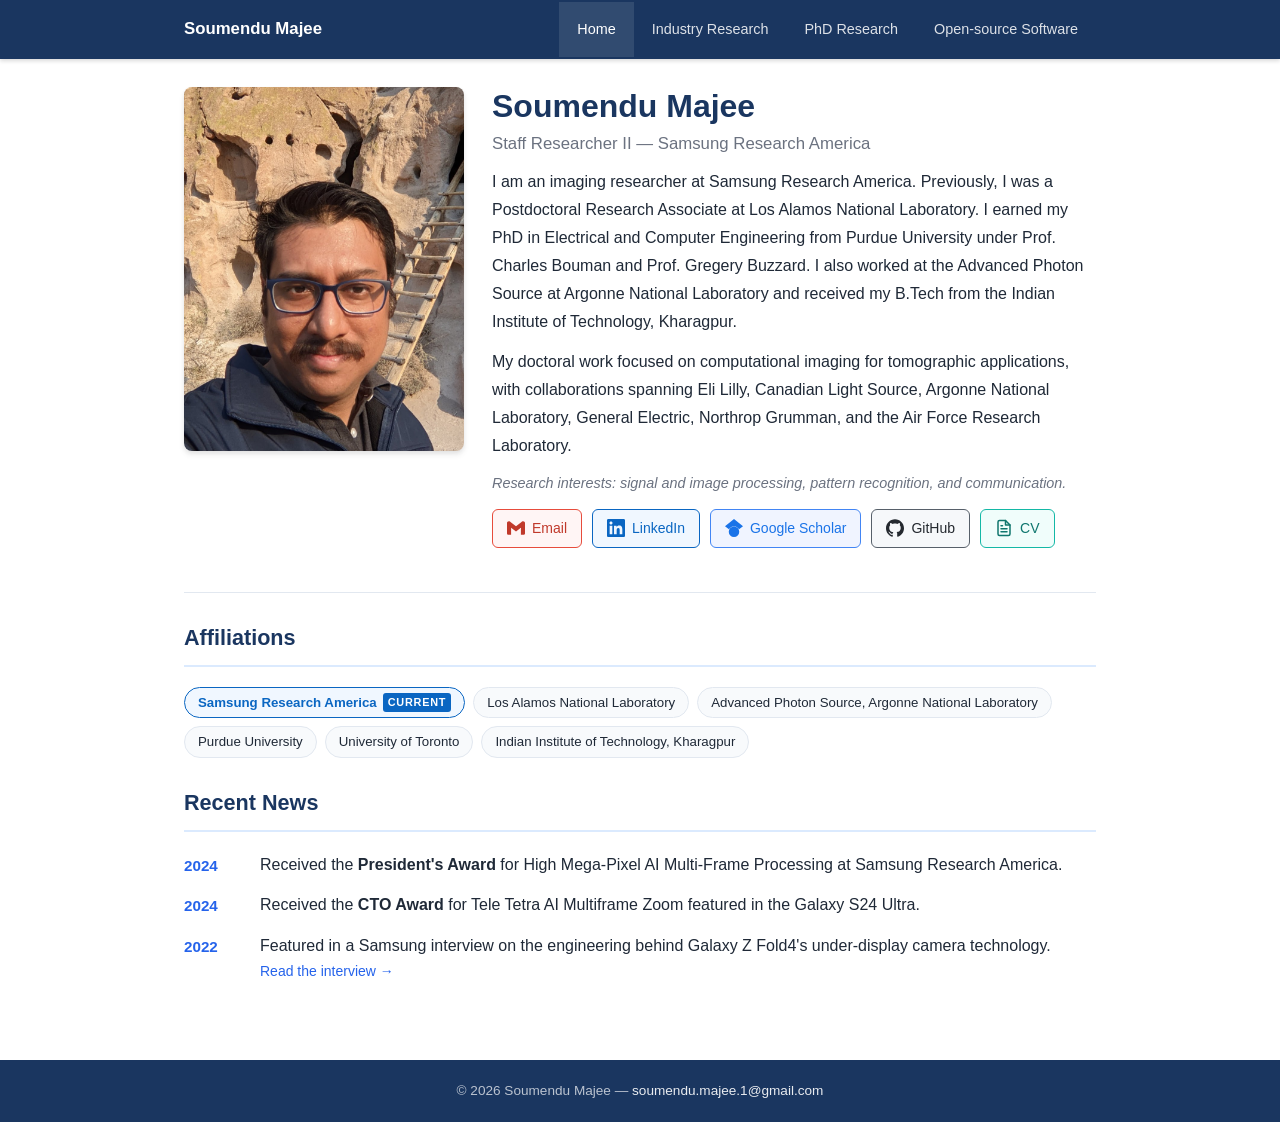
<file: index.html>
<!DOCTYPE html>
<html lang="en">
<head>
  <meta charset="UTF-8">
  <meta name="viewport" content="width=device-width, initial-scale=1.0">
  <meta name="google-site-verification" content="KQjvr1dfbNrTL9dO3ZJUJmCKHKlwGiOoX7PmBXdW4QE" />
  <title>Soumendu Majee</title>
  <link rel="stylesheet" href="styles.css">
  <!-- GoatCounter analytics: shows visitor locations, pages, and referrers. Replace "smajee" if you registered a different site code at goatcounter.com -->
  <script data-goatcounter="https://smajee.goatcounter.com/count"
          async src="//gc.zgo.at/count.js"></script>
</head>
<body>

<nav>
  <div class="nav-inner">
    <a href="index.html" class="nav-brand">Soumendu Majee</a>
    <ul class="nav-links">
      <li><a href="index.html" class="active">Home</a></li>
      <li><a href="samsung-research.html">Industry Research</a></li>
      <li><a href="phd-research.html">PhD Research</a></li>
      <li><a href="open-source.html">Open-source Software</a></li>
    </ul>
  </div>
</nav>

<div class="page-content">

  <!-- Hero / About -->
  <section class="hero">
    <div class="hero-photo">
      <img
        src="figs/profile/profile3.jpg"
        alt="Soumendu Majee"
      >
    </div>
    <div class="hero-info">
      <h1 class="hero-name">Soumendu Majee</h1>
      <p class="hero-title">Staff Researcher II &mdash; Samsung Research America</p>
      <p class="hero-bio">
        I am an imaging researcher at Samsung Research America. Previously, I was a Postdoctoral Research Associate at Los Alamos National Laboratory. I earned my PhD in Electrical and Computer Engineering from Purdue University under Prof. Charles Bouman and Prof. Gregery Buzzard. I also worked at the Advanced Photon Source at Argonne National Laboratory and received my B.Tech from the Indian Institute of Technology, Kharagpur.
      </p>
      <p class="hero-bio">
        My doctoral work focused on computational imaging for tomographic applications, with collaborations spanning Eli Lilly, Canadian Light Source, Argonne National Laboratory, General Electric, Northrop Grumman, and the Air Force Research Laboratory.
      </p>
      <p class="hero-interests">
        Research interests: signal and image processing, pattern recognition, and communication.
      </p>
 
      <div class="contact-links">
        <a href="mailto:soumendu.majee.1@gmail.com" class="contact-link contact-link--email">
          <svg width="18" height="18" viewBox="0 0 24 24" fill="currentColor" aria-hidden="true">
            <path d="M24 5.457v13.909c0 .904-.732 1.636-1.636 1.636h-3.819V11.73L12 16.64l-6.545-4.91v9.273H1.636A1.636 1.636 0 0 1 0 19.366V5.457c0-2.023 2.309-3.178 3.927-1.964L5.455 4.64 12 9.548l6.545-4.91 1.528-1.145C21.69 2.28 24 3.434 24 5.457z"/>
          </svg>
          Email
        </a>
        <a href="https://www.linkedin.com/in/soumendu-majee/" target="_blank" class="contact-link contact-link--linkedin">
          <svg width="18" height="18" viewBox="0 0 24 24" fill="currentColor" aria-hidden="true">
            <path d="M20.447 20.452h-3.554v-5.569c0-1.328-.027-3.037-1.852-3.037-1.853 0-2.136 1.445-2.136 2.939v5.667H9.351V9h3.414v1.561h.046c.477-.9 1.637-1.85 3.37-1.85 3.601 0 4.267 2.37 4.267 5.455v6.286zM5.337 7.433c-1.144 0-2.063-.926-2.063-2.065 0-1.138.92-2.063 2.063-2.063 1.14 0 2.064.925 2.064 2.063 0 1.139-.925 2.065-2.064 2.065zm1.782 13.019H3.555V9h3.564v11.452zM22.225 0H1.771C.792 0 0 .774 0 1.729v20.542C0 23.227.792 24 1.771 24h20.451C23.2 24 24 23.227 24 22.271V1.729C24 .774 23.2 0 22.222 0h.003z"/>
          </svg>
          LinkedIn
        </a>
        <a href="https://scholar.google.com/citations?user=x8gywpoAAAAJ&hl=en" target="_blank" class="contact-link contact-link--scholar">
          <svg width="18" height="18" viewBox="0 0 24 24" fill="currentColor" aria-hidden="true">
            <path d="M5.242 13.769L0 9.5 12 0l12 9.5-5.242 4.269C17.548 11.249 14.978 9.5 12 9.5c-2.977 0-5.548 1.748-6.758 4.269zM12 10a7 7 0 1 0 0 14 7 7 0 0 0 0-14z"/>
          </svg>
          Google Scholar
        </a>
        <a href="https://github.com/smajee" target="_blank" class="contact-link contact-link--github">
          <svg width="18" height="18" viewBox="0 0 24 24" fill="currentColor" aria-hidden="true">
            <path d="M12 .297c-6.63 0-12 5.373-12 12 0 5.303 3.438 9.8 8.205 11.385.6.113.82-.258.82-.577 0-.285-.01-1.04-.015-2.04-3.338.724-4.042-1.61-4.042-1.61C4.422 18.07 3.633 17.7 3.633 17.7c-1.087-.744.084-.729.084-.729 1.205.084 1.838 1.236 1.838 1.236 1.07 1.835 2.809 1.305 3.495.998.108-.776.417-1.305.76-1.605-2.665-.3-5.466-1.332-5.466-5.93 0-1.31.465-2.38 1.235-3.22-.135-.303-.54-1.523.105-3.176 0 0 1.005-.322 3.3 1.23.96-.267 1.98-.399 3-.405 1.02.006 2.04.138 3 .405 2.28-1.552 3.285-1.23 3.285-1.23.645 1.653.24 2.873.12 3.176.765.84 1.23 1.91 1.23 3.22 0 4.61-2.805 5.625-5.475 5.92.42.36.81 1.096.81 2.22 0 1.606-.015 2.896-.015 3.286 0 .315.21.69.825.57C20.565 22.092 24 17.592 24 12.297c0-6.627-5.373-12-12-12"/>
          </svg>
          GitHub
        </a>
        <a href="https://smajee.github.io/smajee-CV-webpage/CV.pdf" target="_blank" class="contact-link contact-link--cv">
          <svg width="18" height="18" viewBox="0 0 24 24" fill="none" stroke="currentColor" stroke-width="2" stroke-linecap="round" stroke-linejoin="round">
            <path d="M14 2H6a2 2 0 0 0-2 2v16a2 2 0 0 0 2 2h12a2 2 0 0 0 2-2V8z"/>
            <polyline points="14 2 14 8 20 8"/>
            <line x1="16" y1="13" x2="8" y2="13"/>
            <line x1="16" y1="17" x2="8" y2="17"/>
            <polyline points="10 9 9 9 8 9"/>
          </svg>
          CV
        </a>
      </div>
    </div>
  </section>

  <!-- Affiliations -->
  <section>
    <h2 class="section-title">Affiliations</h2>
    <div class="affil-grid">
      <span class="affil-tag affil-tag--current">Samsung Research America <span class="affil-now">current</span></span>
      <span class="affil-tag">Los Alamos National Laboratory</span>
      <span class="affil-tag">Advanced Photon Source, Argonne National Laboratory</span>
      <span class="affil-tag">Purdue University</span>
      <span class="affil-tag">University of Toronto</span>
      <span class="affil-tag">Indian Institute of Technology, Kharagpur</span>
    </div>
  </section>

  <!-- Recent News -->
  <section>
    <h2 class="section-title">Recent News</h2>
    <ul class="news-list">
      <li class="news-item">
        <span class="news-year">2024</span>
        <span class="news-text">
          Received the <strong>President's Award</strong> for High Mega-Pixel AI Multi-Frame Processing at Samsung Research America.
        </span>
      </li>
      <li class="news-item">
        <span class="news-year">2024</span>
        <span class="news-text">
          Received the <strong>CTO Award</strong> for Tele Tetra AI Multiframe Zoom featured in the Galaxy S24 Ultra.
        </span>
      </li>
      <li class="news-item">
        <span class="news-year">2022</span>
        <span class="news-text">
          Featured in a Samsung interview on the engineering behind Galaxy Z Fold4's under-display camera technology.
          <br>
          <a href="https://news.samsung.com/global/interview-making-your-screen-seamless-experts-explain-the-engineering-behind-galaxy-z-fold4s-udc" target="_blank">Read the interview &rarr;</a>
        </span>
      </li>
    </ul>
  </section>

</div>

<footer>
  <p>&copy; 2026 Soumendu Majee &mdash; <a href="mailto:soumendu.majee.1@gmail.com">soumendu.majee.1@gmail.com</a></p>
</footer>

</body>
</html>
</file>
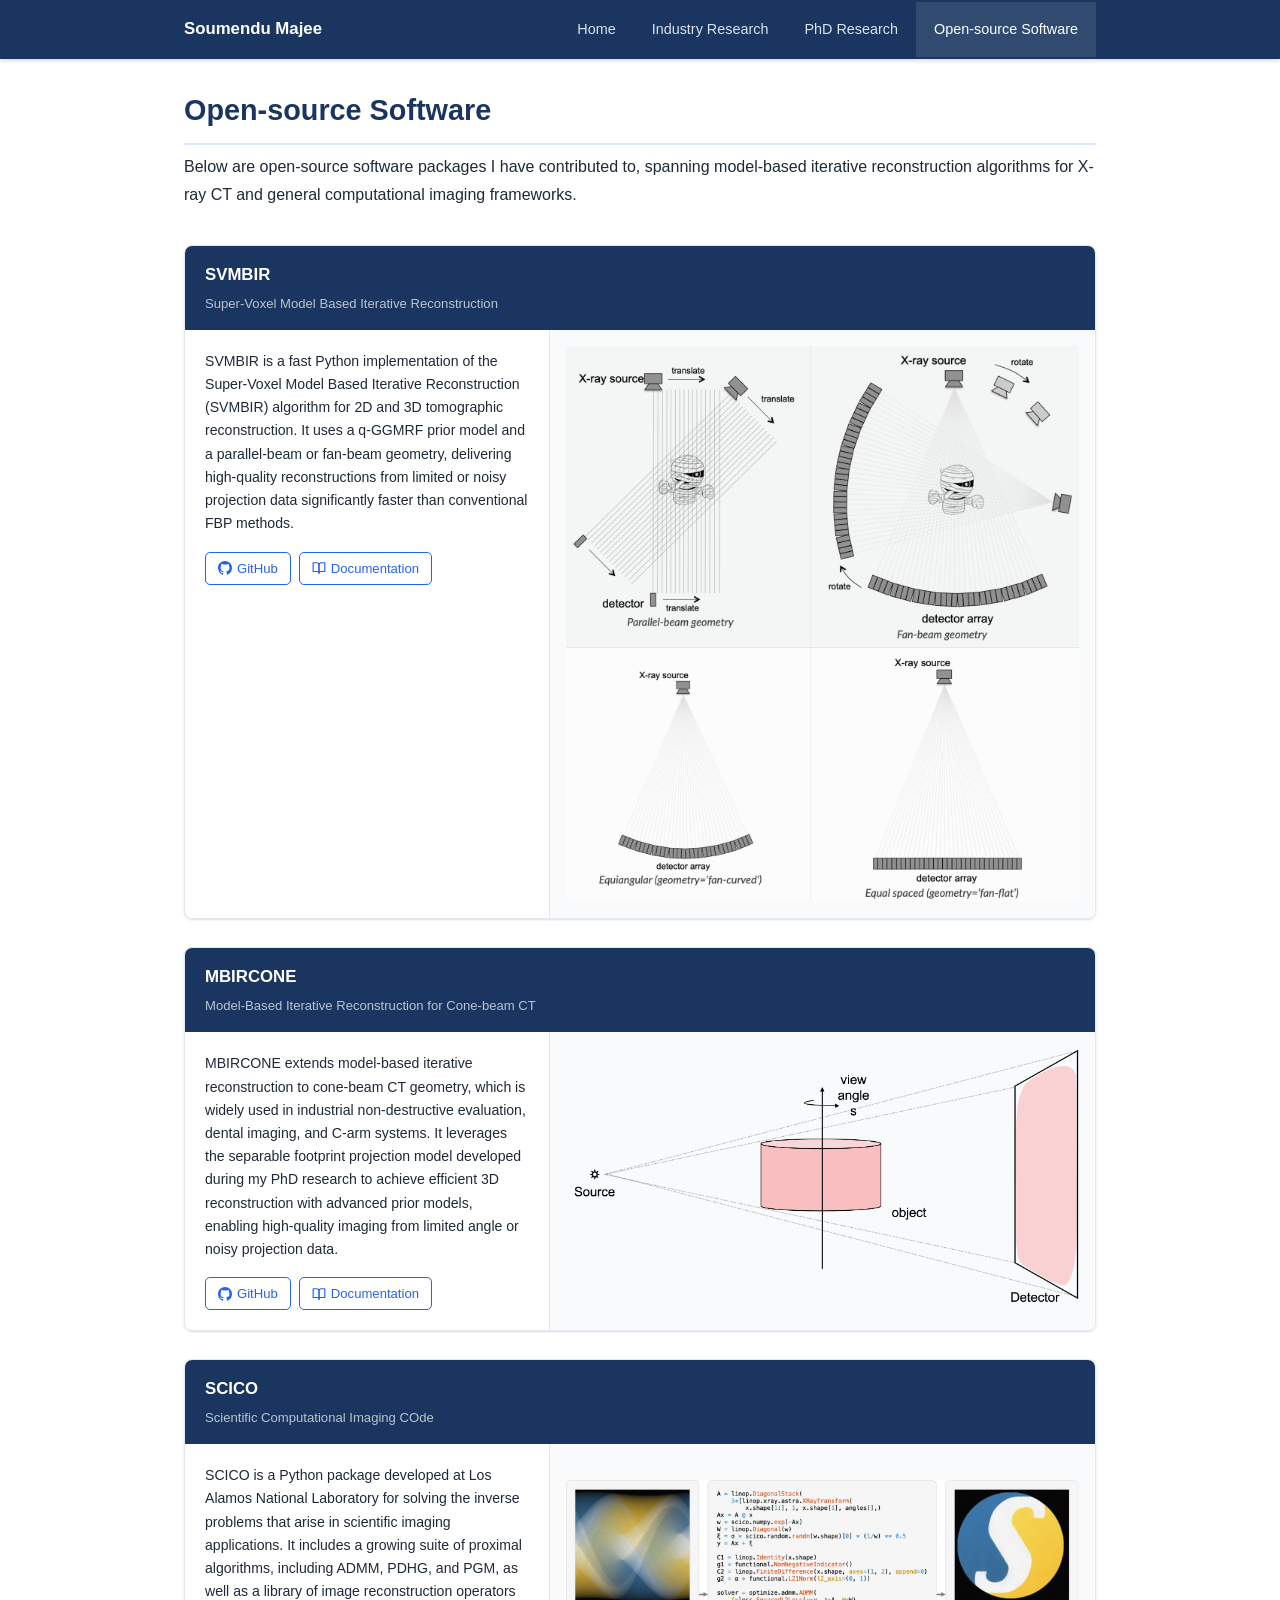
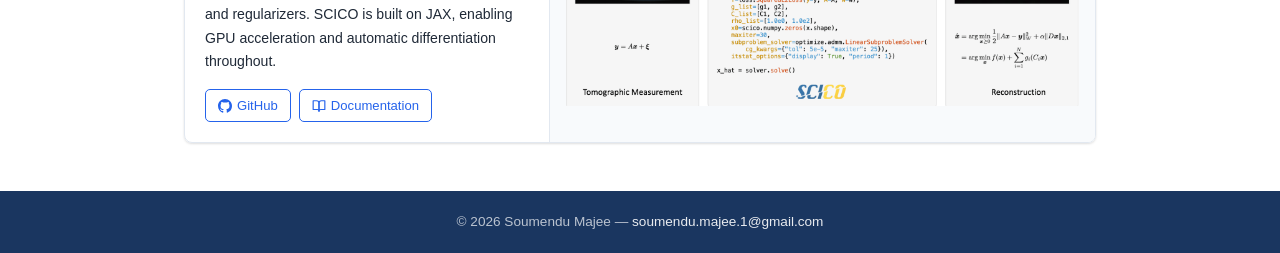
<file: open-source.html>
<!DOCTYPE html>
<html lang="en">
<head>
  <meta charset="UTF-8">
  <meta name="viewport" content="width=device-width, initial-scale=1.0">
  <title>Open-source Software &mdash; Soumendu Majee</title>
  <link rel="stylesheet" href="styles.css">
  <!-- GoatCounter analytics: shows visitor locations, pages, and referrers. Replace "smajee" if you registered a different site code at goatcounter.com -->
  <script data-goatcounter="https://smajee.goatcounter.com/count"
          async src="//gc.zgo.at/count.js"></script>
</head>
<body>

<nav>
  <div class="nav-inner">
    <a href="index.html" class="nav-brand">Soumendu Majee</a>
    <ul class="nav-links">
      <li><a href="index.html">Home</a></li>
      <li><a href="samsung-research.html">Industry Research</a></li>
      <li><a href="phd-research.html">PhD Research</a></li>
      <li><a href="open-source.html" class="active">Open-source Software</a></li>
    </ul>
  </div>
</nav>

<div class="page-content">

  <h1 class="section-title" style="font-size:1.8rem; margin-bottom: 8px;">Open-source Software</h1>

  <p class="research-intro">
    Below are open-source software packages I have contributed to, spanning model-based iterative reconstruction algorithms for X-ray CT and general computational imaging frameworks.
  </p>

  <div class="research-cards">

    <!-- SVMBIR -->
    <div class="research-card">
      <div class="research-card-header">
        <h3>SVMBIR</h3>
        <p class="research-card-collab">Super-Voxel Model Based Iterative Reconstruction</p>
      </div>
      <div class="research-card-content">
        <div class="research-card-body">
          <p>
            SVMBIR is a fast Python implementation of the Super-Voxel Model Based Iterative Reconstruction (SVMBIR) algorithm for 2D and 3D tomographic reconstruction. It uses a q-GGMRF prior model and a parallel-beam or fan-beam geometry, delivering high-quality reconstructions from limited or noisy projection data significantly faster than conventional FBP methods.
          </p>
          <div class="paper-links">
            <a href="https://github.com/cabouman/svmbir" target="_blank" class="paper-link">
              <svg width="14" height="14" viewBox="0 0 24 24" fill="currentColor"><path d="M12 0C5.37 0 0 5.37 0 12c0 5.31 3.435 9.795 8.205 11.385.6.105.825-.255.825-.57 0-.285-.015-1.23-.015-2.235-3.015.555-3.795-.735-4.035-1.41-.135-.345-.72-1.41-1.23-1.695-.42-.225-1.02-.78-.015-.795.945-.015 1.62.87 1.845 1.23 1.08 1.815 2.805 1.305 3.495.99.105-.78.42-1.305.765-1.605-2.67-.3-5.46-1.335-5.46-5.925 0-1.305.465-2.385 1.23-3.225-.12-.3-.54-1.53.12-3.18 0 0 1.005-.315 3.3 1.23.96-.27 1.98-.405 3-.405s2.04.135 3 .405c2.295-1.56 3.3-1.23 3.3-1.23.66 1.65.24 2.88.12 3.18.765.84 1.23 1.905 1.23 3.225 0 4.605-2.805 5.625-5.475 5.925.435.375.81 1.095.81 2.22 0 1.605-.015 2.895-.015 3.3 0 .315.225.69.825.57A12.02 12.02 0 0 0 24 12c0-6.63-5.37-12-12-12z"/></svg>
              GitHub
            </a>
            <a href="https://svmbir.readthedocs.io/en/latest/overview.html" target="_blank" class="paper-link">
              <svg width="14" height="14" viewBox="0 0 24 24" fill="none" stroke="currentColor" stroke-width="2" stroke-linecap="round" stroke-linejoin="round"><path d="M2 3h6a4 4 0 0 1 4 4v14a3 3 0 0 0-3-3H2z"/><path d="M22 3h-6a4 4 0 0 0-4 4v14a3 3 0 0 1 3-3h7z"/></svg>
              Documentation
            </a>
          </div>
        </div>
        <div class="research-card-image">
          <img src="figs/open_src/svmbir.png" alt="SVMBIR reconstruction example">
        </div>
      </div>
    </div>

    <!-- MBIRCONE -->
    <div class="research-card">
      <div class="research-card-header">
        <h3>MBIRCONE</h3>
        <p class="research-card-collab">Model-Based Iterative Reconstruction for Cone-beam CT</p>
      </div>
      <div class="research-card-content">
        <div class="research-card-body">
          <p>
            MBIRCONE extends model-based iterative reconstruction to cone-beam CT geometry, which is widely used in industrial non-destructive evaluation, dental imaging, and C-arm systems. It leverages the separable footprint projection model developed during my PhD research to achieve efficient 3D reconstruction with advanced prior models, enabling high-quality imaging from limited angle or noisy projection data.
          </p>
          <div class="paper-links">
            <a href="https://github.com/cabouman/mbircone" target="_blank" class="paper-link">
              <svg width="14" height="14" viewBox="0 0 24 24" fill="currentColor"><path d="M12 0C5.37 0 0 5.37 0 12c0 5.31 3.435 9.795 8.205 11.385.6.105.825-.255.825-.57 0-.285-.015-1.23-.015-2.235-3.015.555-3.795-.735-4.035-1.41-.135-.345-.72-1.41-1.23-1.695-.42-.225-1.02-.78-.015-.795.945-.015 1.62.87 1.845 1.23 1.08 1.815 2.805 1.305 3.495.99.105-.78.42-1.305.765-1.605-2.67-.3-5.46-1.335-5.46-5.925 0-1.305.465-2.385 1.23-3.225-.12-.3-.54-1.53.12-3.18 0 0 1.005-.315 3.3 1.23.96-.27 1.98-.405 3-.405s2.04.135 3 .405c2.295-1.56 3.3-1.23 3.3-1.23.66 1.65.24 2.88.12 3.18.765.84 1.23 1.905 1.23 3.225 0 4.605-2.805 5.625-5.475 5.925.435.375.81 1.095.81 2.22 0 1.605-.015 2.895-.015 3.3 0 .315.225.69.825.57A12.02 12.02 0 0 0 24 12c0-6.63-5.37-12-12-12z"/></svg>
              GitHub
            </a>
            <a href="https://mbircone.readthedocs.io/en/latest/overview.html" target="_blank" class="paper-link">
              <svg width="14" height="14" viewBox="0 0 24 24" fill="none" stroke="currentColor" stroke-width="2" stroke-linecap="round" stroke-linejoin="round"><path d="M2 3h6a4 4 0 0 1 4 4v14a3 3 0 0 0-3-3H2z"/><path d="M22 3h-6a4 4 0 0 0-4 4v14a3 3 0 0 1 3-3h7z"/></svg>
              Documentation
            </a>
          </div>
        </div>
        <div class="research-card-image">
          <img src="figs/open_src/mbircone-project.png" alt="MBIRCONE reconstruction example">
        </div>
      </div>
    </div>

    <!-- SCICO -->
    <div class="research-card">
      <div class="research-card-header">
        <h3>SCICO</h3>
        <p class="research-card-collab">Scientific Computational Imaging COde</p>
      </div>
      <div class="research-card-content">
        <div class="research-card-body">
          <p>
            SCICO is a Python package developed at Los Alamos National Laboratory for solving the inverse problems that arise in scientific imaging applications. It includes a growing suite of proximal algorithms, including ADMM, PDHG, and PGM, as well as a library of image reconstruction operators and regularizers. SCICO is built on JAX, enabling GPU acceleration and automatic differentiation throughout.
          </p>
          <div class="paper-links">
            <a href="https://github.com/lanl/scico" target="_blank" class="paper-link">
              <svg width="14" height="14" viewBox="0 0 24 24" fill="currentColor"><path d="M12 0C5.37 0 0 5.37 0 12c0 5.31 3.435 9.795 8.205 11.385.6.105.825-.255.825-.57 0-.285-.015-1.23-.015-2.235-3.015.555-3.795-.735-4.035-1.41-.135-.345-.72-1.41-1.23-1.695-.42-.225-1.02-.78-.015-.795.945-.015 1.62.87 1.845 1.23 1.08 1.815 2.805 1.305 3.495.99.105-.78.42-1.305.765-1.605-2.67-.3-5.46-1.335-5.46-5.925 0-1.305.465-2.385 1.23-3.225-.12-.3-.54-1.53.12-3.18 0 0 1.005-.315 3.3 1.23.96-.27 1.98-.405 3-.405s2.04.135 3 .405c2.295-1.56 3.3-1.23 3.3-1.23.66 1.65.24 2.88.12 3.18.765.84 1.23 1.905 1.23 3.225 0 4.605-2.805 5.625-5.475 5.925.435.375.81 1.095.81 2.22 0 1.605-.015 2.895-.015 3.3 0 .315.225.69.825.57A12.02 12.02 0 0 0 24 12c0-6.63-5.37-12-12-12z"/></svg>
              GitHub
            </a>
            <a href="https://scico.readthedocs.io/en/stable/overview.html" target="_blank" class="paper-link">
              <svg width="14" height="14" viewBox="0 0 24 24" fill="none" stroke="currentColor" stroke-width="2" stroke-linecap="round" stroke-linejoin="round"><path d="M2 3h6a4 4 0 0 1 4 4v14a3 3 0 0 0-3-3H2z"/><path d="M22 3h-6a4 4 0 0 0-4 4v14a3 3 0 0 1 3-3h7z"/></svg>
              Documentation
            </a>
          </div>
        </div>
        <div class="research-card-image">
          <img src="figs/open_src/scico.png" alt="SCICO computational imaging example">
        </div>
      </div>
    </div>

  </div>
</div>

<footer>
  <p>&copy; 2026 Soumendu Majee &mdash; <a href="mailto:soumendu.majee.1@gmail.com">soumendu.majee.1@gmail.com</a></p>
</footer>

</body>
</html>
</file>
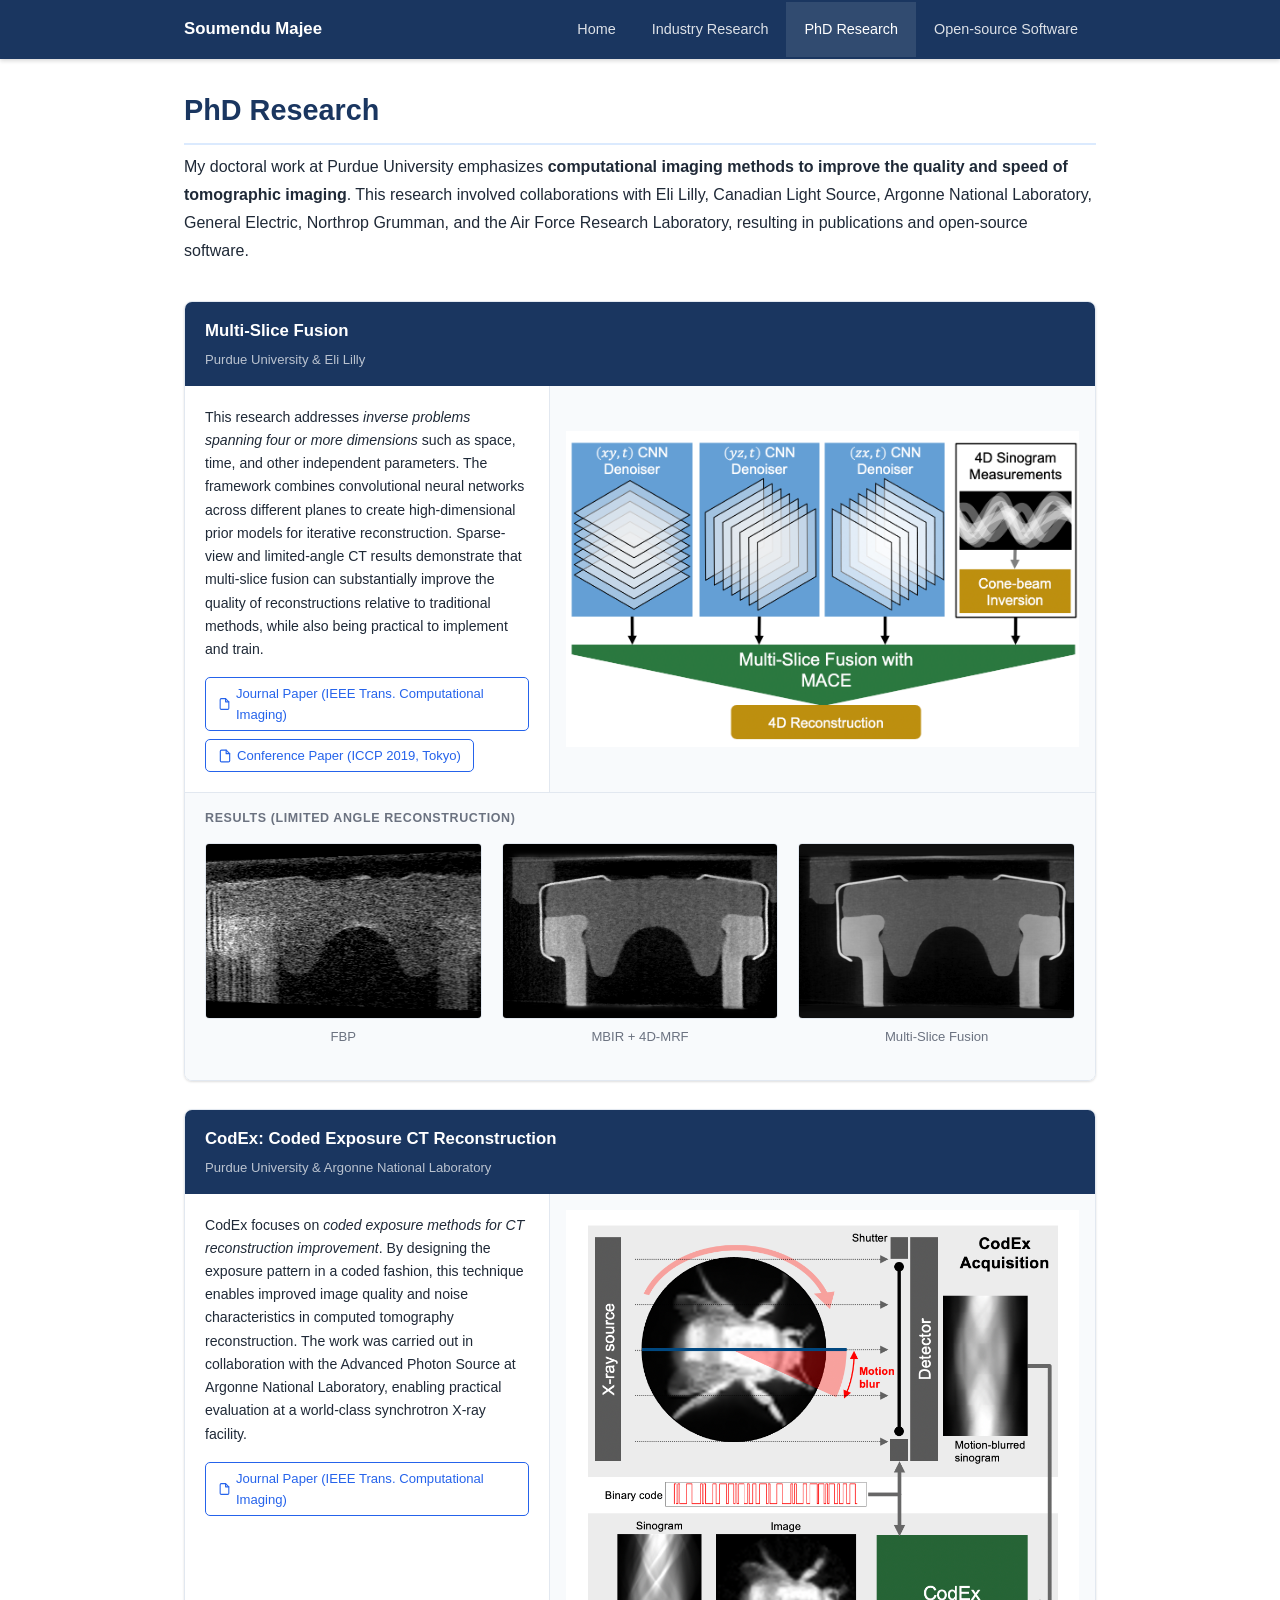
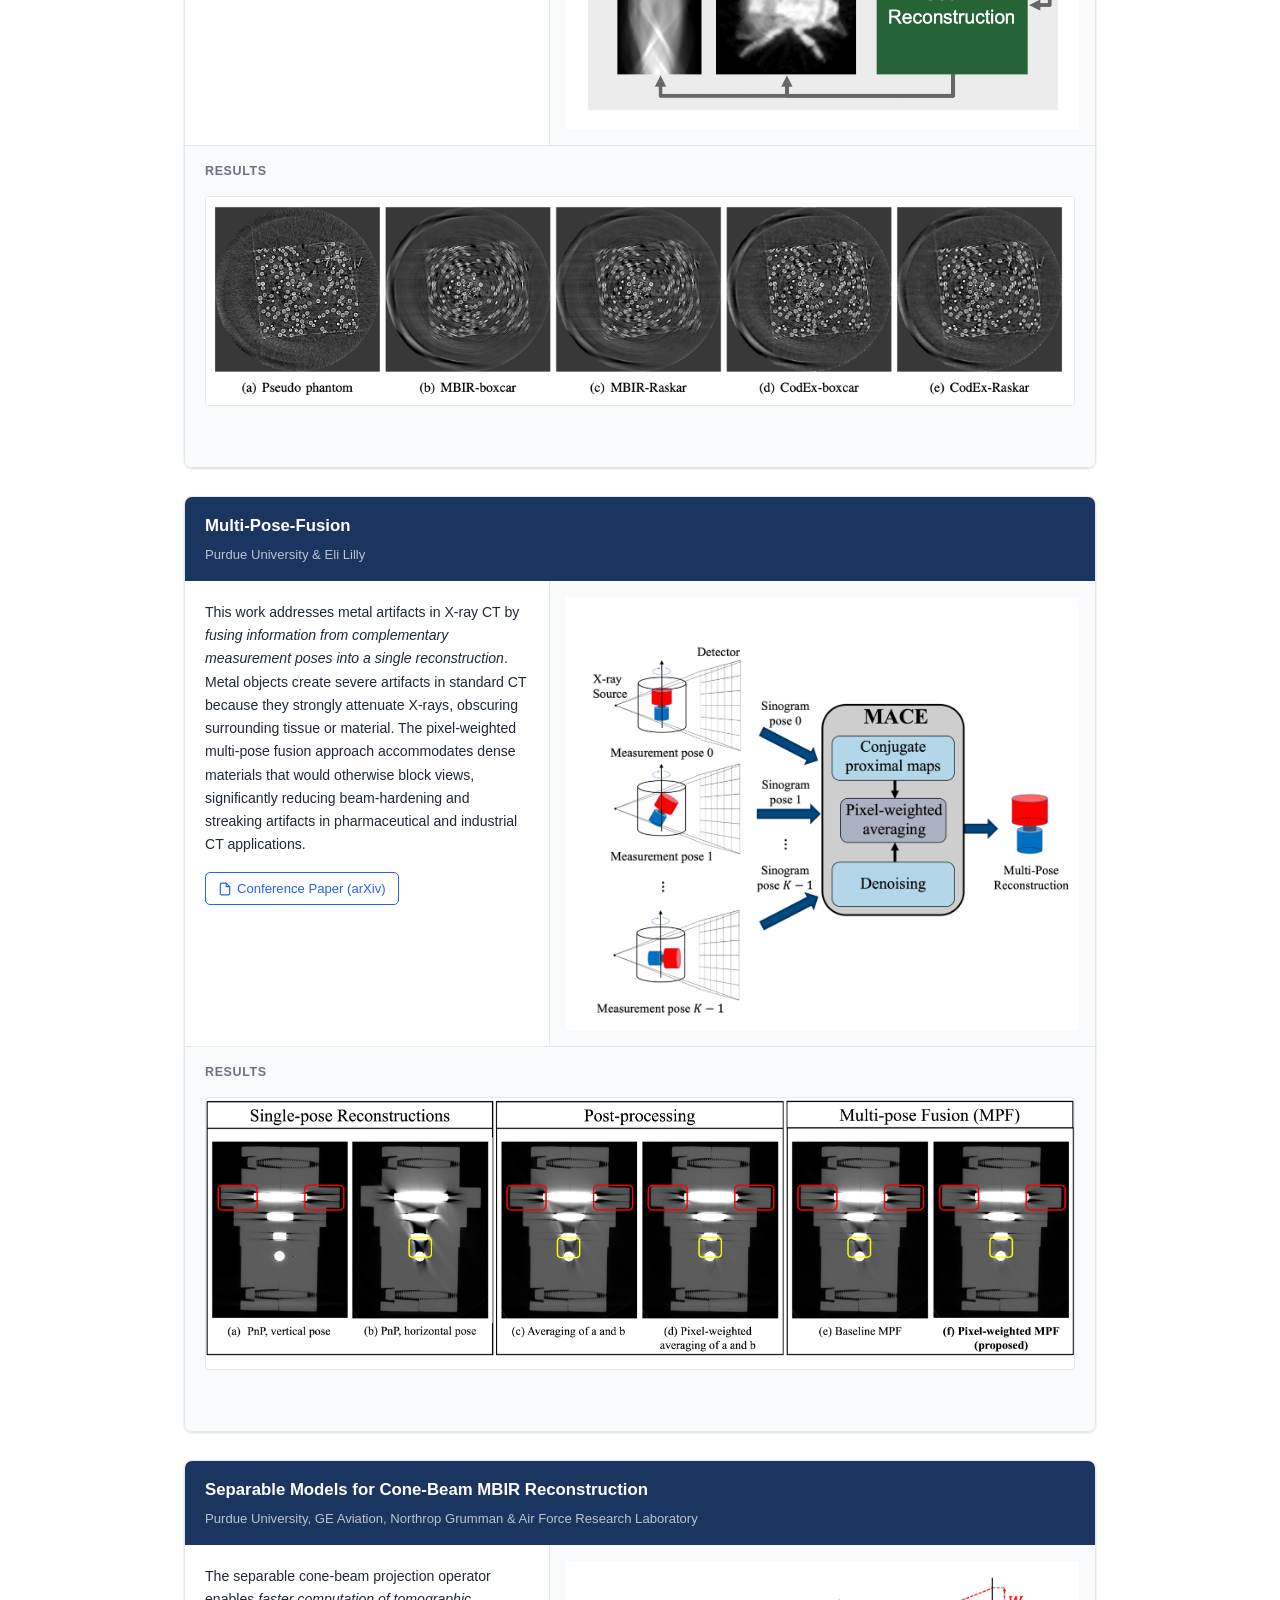
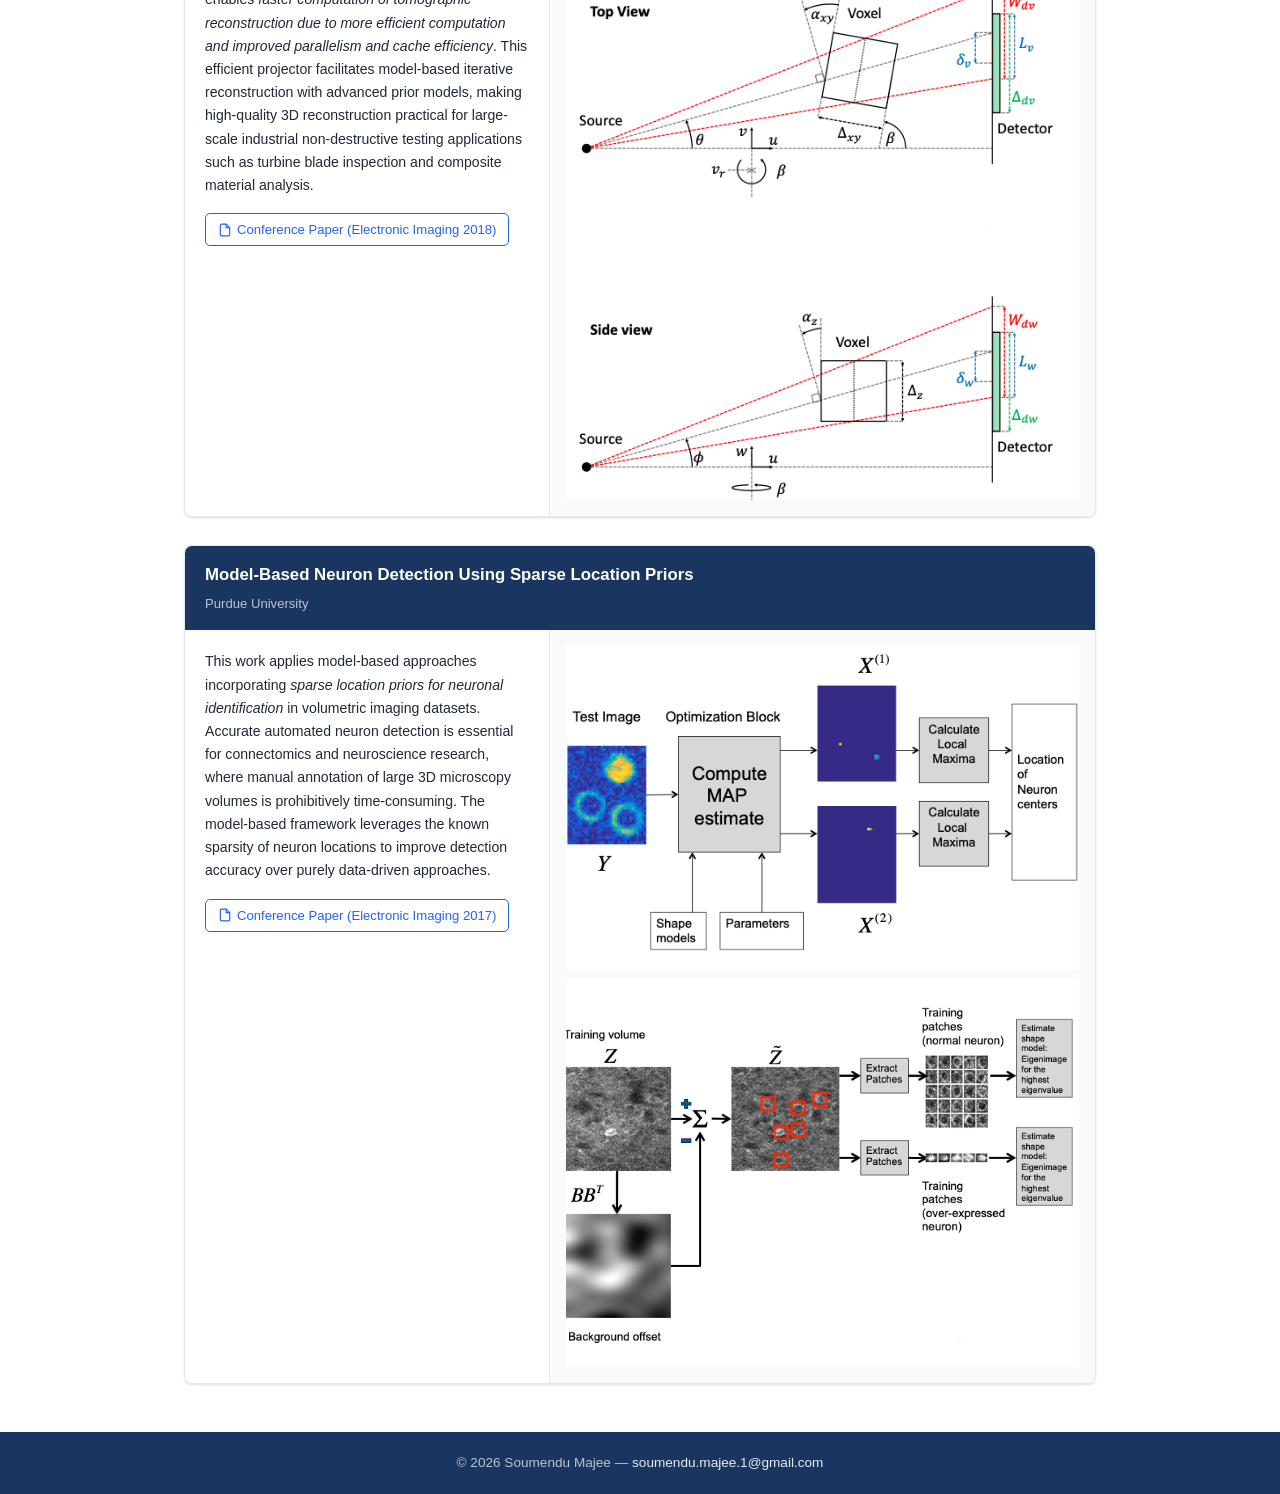
<file: phd-research.html>
<!DOCTYPE html>
<html lang="en">
<head>
  <meta charset="UTF-8">
  <meta name="viewport" content="width=device-width, initial-scale=1.0">
  <title>PhD Research &mdash; Soumendu Majee</title>
  <link rel="stylesheet" href="styles.css">
  <!-- GoatCounter analytics: shows visitor locations, pages, and referrers. Replace "smajee" if you registered a different site code at goatcounter.com -->
  <script data-goatcounter="https://smajee.goatcounter.com/count"
          async src="//gc.zgo.at/count.js"></script>
</head>
<body>

<nav>
  <div class="nav-inner">
    <a href="index.html" class="nav-brand">Soumendu Majee</a>
    <ul class="nav-links">
      <li><a href="index.html">Home</a></li>
      <li><a href="samsung-research.html">Industry Research</a></li>
      <li><a href="phd-research.html" class="active">PhD Research</a></li>
      <li><a href="open-source.html">Open-source Software</a></li>
    </ul>
  </div>
</nav>

<div class="page-content">

  <h1 class="section-title" style="font-size:1.8rem; margin-bottom: 8px;">PhD Research</h1>

  <p class="research-intro">
    My doctoral work at Purdue University emphasizes <strong>computational imaging methods to improve the quality and speed of tomographic imaging</strong>. This research involved collaborations with Eli Lilly, Canadian Light Source, Argonne National Laboratory, General Electric, Northrop Grumman, and the Air Force Research Laboratory, resulting in publications and open-source software.
  </p>

  <div class="research-cards">

    <!-- 1. Multi-Slice Fusion -->
    <div class="research-card">
      <div class="research-card-header">
        <h3>Multi-Slice Fusion</h3>
        <p class="research-card-collab">Purdue University &amp; Eli Lilly</p>
      </div>
      <div class="research-card-content">
        <div class="research-card-body">
          <p>
            This research addresses <em>inverse problems spanning four or more dimensions</em> such as space, time, and other independent parameters. The framework combines convolutional neural networks across different planes to create high-dimensional prior models for iterative reconstruction.
            Sparse-view and limited-angle CT results demonstrate that multi-slice fusion can substantially improve the quality of reconstructions relative to traditional methods, while also being practical to implement and train.
          </p>
          <div class="paper-links">
            <a href="https://arxiv.org/pdf/2008.01567" target="_blank" class="paper-link">
              <svg width="14" height="14" viewBox="0 0 24 24" fill="none" stroke="currentColor" stroke-width="2" stroke-linecap="round" stroke-linejoin="round"><path d="M14 2H6a2 2 0 0 0-2 2v16a2 2 0 0 0 2 2h12a2 2 0 0 0 2-2V8z"/><polyline points="14 2 14 8 20 8"/></svg>
              Journal Paper (IEEE Trans. Computational Imaging)
            </a>
            <a href="https://arxiv.org/pdf/1906.06601" target="_blank" class="paper-link">
              <svg width="14" height="14" viewBox="0 0 24 24" fill="none" stroke="currentColor" stroke-width="2" stroke-linecap="round" stroke-linejoin="round"><path d="M14 2H6a2 2 0 0 0-2 2v16a2 2 0 0 0 2 2h12a2 2 0 0 0 2-2V8z"/><polyline points="14 2 14 8 20 8"/></svg>
              Conference Paper (ICCP 2019, Tokyo)
            </a>
          </div>
        </div>
        <div class="research-card-image">
          <img src="figs/phd/multislice_fusion.png" alt="Multi-Slice Fusion architecture: three CNN denoisers fused via MACE">
        </div>
      </div>
      <div class="research-card-results">
        <div class="research-card-results-label">Results (Limited Angle Reconstruction)</div>
        <!--
        <div class="research-card-results-images">
          <figure class="research-card-results-figure">
            <img src="figs/phd/results/multislice_fusion.gif" alt="Multi-Slice Fusion: animated reconstruction results">
            <figcaption class="fig-labels-row">
              <span>Ground Truth</span>
              <span>FBP</span>
              <span>MBIR + 4D-MRF</span>
              <span>Multi-Slice Fusion</span>
            </figcaption>
          </figure>
        </div>
        -->
        <div class="research-card-results-images results-row-three">
          <figure class="research-card-results-figure">
            <div class="fig-crop"><img src="figs/phd/results/multi_slice_fusion/FDK.gif" alt="FDK reconstruction"></div>
            <figcaption class="fig-caption-center">FBP</figcaption>
          </figure>
          <figure class="research-card-results-figure">
            <div class="fig-crop"><img src="figs/phd/results/multi_slice_fusion/MRF.gif" alt="MRF reconstruction"></div>
            <figcaption class="fig-caption-center">MBIR + 4D-MRF</figcaption>
          </figure>
          <figure class="research-card-results-figure">
            <div class="fig-crop"><img src="figs/phd/results/multi_slice_fusion/MSF.gif" alt="MSF reconstruction"></div>
            <figcaption class="fig-caption-center">Multi-Slice Fusion</figcaption>
          </figure>
        </div>
      </div>
    </div>

    <!-- 2. CodEx -->
    <div class="research-card">
      <div class="research-card-header">
        <h3>CodEx: Coded Exposure CT Reconstruction</h3>
        <p class="research-card-collab">Purdue University &amp; Argonne National Laboratory</p>
      </div>
      <div class="research-card-content">
        <div class="research-card-body">
          <p>
            CodEx focuses on <em>coded exposure methods for CT reconstruction improvement</em>. By designing the exposure pattern in a coded fashion, this technique enables improved image quality and noise characteristics in computed tomography reconstruction. The work was carried out in collaboration with the Advanced Photon Source at Argonne National Laboratory, enabling practical evaluation at a world-class synchrotron X-ray facility.
          </p>
          <div class="paper-links">
            <a href="https://arxiv.org/pdf/2111.06069" target="_blank" class="paper-link">
              <svg width="14" height="14" viewBox="0 0 24 24" fill="none" stroke="currentColor" stroke-width="2" stroke-linecap="round" stroke-linejoin="round"><path d="M14 2H6a2 2 0 0 0-2 2v16a2 2 0 0 0 2 2h12a2 2 0 0 0 2-2V8z"/><polyline points="14 2 14 8 20 8"/></svg>
              Journal Paper (IEEE Trans. Computational Imaging)
            </a>
          </div>
        </div>
        <div class="research-card-image">
          <img src="figs/phd/codex.png" alt="CodEx: coded exposure acquisition and reconstruction pipeline">
        </div>
      </div>
      <div class="research-card-results">
        <div class="research-card-results-label">Results</div>
        <div class="research-card-results-images">
          <figure class="research-card-results-figure">
            <img src="figs/phd/results/codex.png" alt="CodEx: reconstruction results">
            <figcaption></figcaption>
          </figure>
        </div>
      </div>
    </div>

    <!-- 3. Multi-Pose-Fusion -->
    <div class="research-card">
      <div class="research-card-header">
        <h3>Multi-Pose-Fusion</h3>
        <p class="research-card-collab">Purdue University &amp; Eli Lilly</p>
      </div>
      <div class="research-card-content">
        <div class="research-card-body">
          <p>
            This work addresses metal artifacts in X-ray CT by <em>fusing information from complementary measurement poses into a single reconstruction</em>. Metal objects create severe artifacts in standard CT because they strongly attenuate X-rays, obscuring surrounding tissue or material. The pixel-weighted multi-pose fusion approach accommodates dense materials that would otherwise block views, significantly reducing beam-hardening and streaking artifacts in pharmaceutical and industrial CT applications.
          </p>
          <div class="paper-links">
            <a href="https://arxiv.org/pdf/2406.17897" target="_blank" class="paper-link">
              <svg width="14" height="14" viewBox="0 0 24 24" fill="none" stroke="currentColor" stroke-width="2" stroke-linecap="round" stroke-linejoin="round"><path d="M14 2H6a2 2 0 0 0-2 2v16a2 2 0 0 0 2 2h12a2 2 0 0 0 2-2V8z"/><polyline points="14 2 14 8 20 8"/></svg>
              Conference Paper (arXiv)
            </a>
          </div>
        </div>
        <div class="research-card-image">
          <img src="figs/phd/multipose_fusion.png" alt="Multi-Pose Fusion: comparison of single-pose, post-processing, and MPF reconstructions">
        </div>
      </div>
      <div class="research-card-results">
        <div class="research-card-results-label">Results</div>
        <div class="research-card-results-images">
          <figure class="research-card-results-figure">
            <img src="figs/phd/results/multipose_fusion.png" alt="Multi-Pose Fusion: reconstruction results">
            <figcaption></figcaption>
          </figure>
        </div>
      </div>
    </div>

    <!-- 4. Separable Models -->
    <div class="research-card">
      <div class="research-card-header">
        <h3>Separable Models for Cone-Beam MBIR Reconstruction</h3>
        <p class="research-card-collab">Purdue University, GE Aviation, Northrop Grumman &amp; Air Force Research Laboratory</p>
      </div>
      <div class="research-card-content">
        <div class="research-card-body">
          <p>
            The separable cone-beam projection operator enables <em>faster computation of tomographic reconstruction due to more efficient computation and improved parallelism and cache efficiency</em>. This efficient projector facilitates model-based iterative reconstruction with advanced prior models, making high-quality 3D reconstruction practical for large-scale industrial non-destructive testing applications such as turbine blade inspection and composite material analysis.
          </p>
          <div class="paper-links">
            <a href="https://engineering.purdue.edu/~bouman/publications/orig-pdf/ei2018-Thilo.pdf" target="_blank" class="paper-link">
              <svg width="14" height="14" viewBox="0 0 24 24" fill="none" stroke="currentColor" stroke-width="2" stroke-linecap="round" stroke-linejoin="round"><path d="M14 2H6a2 2 0 0 0-2 2v16a2 2 0 0 0 2 2h12a2 2 0 0 0 2-2V8z"/><polyline points="14 2 14 8 20 8"/></svg>
              Conference Paper (Electronic Imaging 2018)
            </a>
          </div>
        </div>
        <div class="research-card-image">
          <img src="figs/phd/separable_models.png" alt="Separable cone-beam MBIR: reconstruction quality comparison">
        </div>
      </div>
    </div>

    <!-- 5. Neuron Detection -->
    <div class="research-card">
      <div class="research-card-header">
        <h3>Model-Based Neuron Detection Using Sparse Location Priors</h3>
        <p class="research-card-collab">Purdue University</p>
      </div>
      <div class="research-card-content">
        <div class="research-card-body">
          <p>
            This work applies model-based approaches incorporating <em>sparse location priors for neuronal identification</em> in volumetric imaging datasets. Accurate automated neuron detection is essential for connectomics and neuroscience research, where manual annotation of large 3D microscopy volumes is prohibitively time-consuming. The model-based framework leverages the known sparsity of neuron locations to improve detection accuracy over purely data-driven approaches.
          </p>
          <div class="paper-links">
            <a href="https://www.researchgate.net/profile/Soumendu-Majee/publication/318432562_A_model_based_neuron_detection_approach_using_sparse_location_priors/links/59790377a6fdcc30bdc32c7f/A-Model-Based-Neuron-Detection-Approach-using-Sparse-Location-Priors.pdf" target="_blank" class="paper-link">
              <svg width="14" height="14" viewBox="0 0 24 24" fill="none" stroke="currentColor" stroke-width="2" stroke-linecap="round" stroke-linejoin="round"><path d="M14 2H6a2 2 0 0 0-2 2v16a2 2 0 0 0 2 2h12a2 2 0 0 0 2-2V8z"/><polyline points="14 2 14 8 20 8"/></svg>
              Conference Paper (Electronic Imaging 2017)
            </a>
          </div>
        </div>
        <div class="research-card-image research-card-image--pair">
          <img src="figs/phd/model_based_detection.png" alt="Model-based neuron detection: method overview">
          <img src="figs/phd/model_based_detection2.png" alt="Model-based neuron detection: additional results">
        </div>
      </div>
    </div>

  </div>
</div>

<footer>
  <p>&copy; 2026 Soumendu Majee &mdash; <a href="mailto:soumendu.majee.1@gmail.com">soumendu.majee.1@gmail.com</a></p>
</footer>

</body>
</html>
</file>
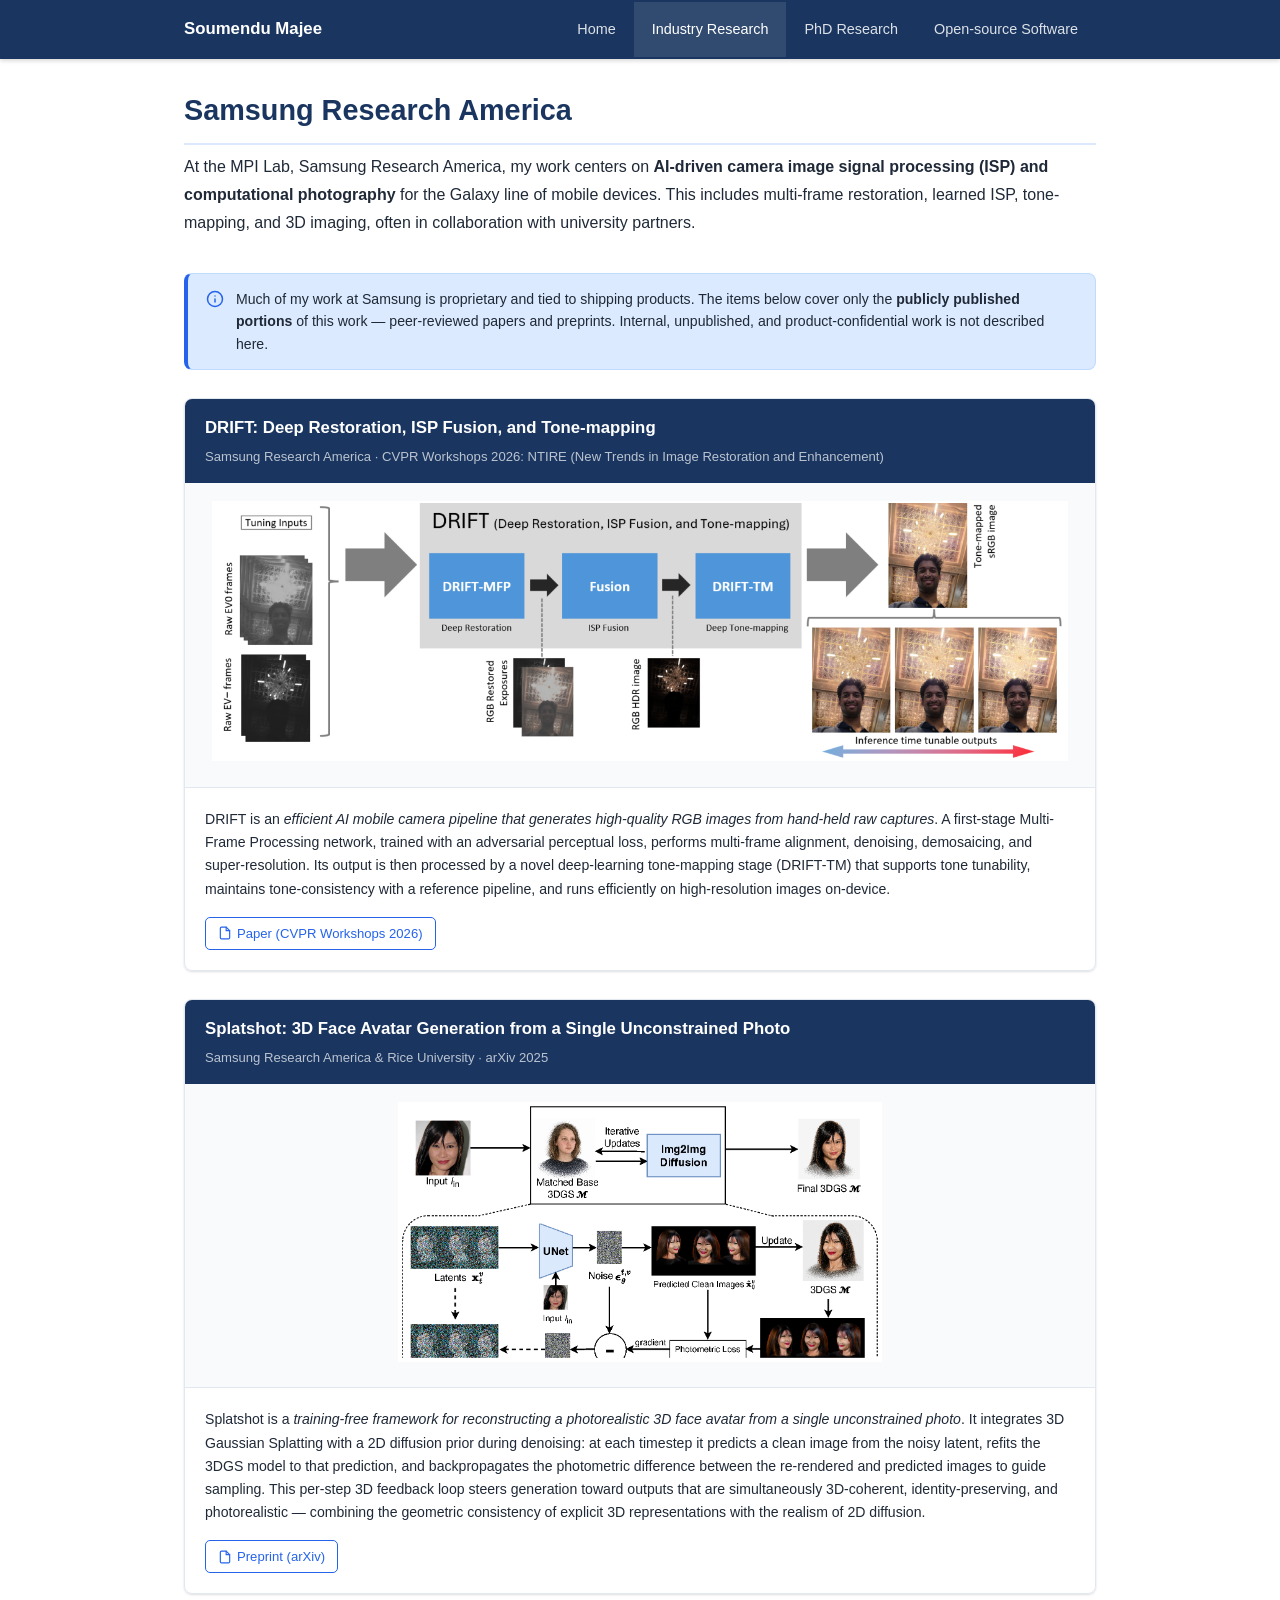
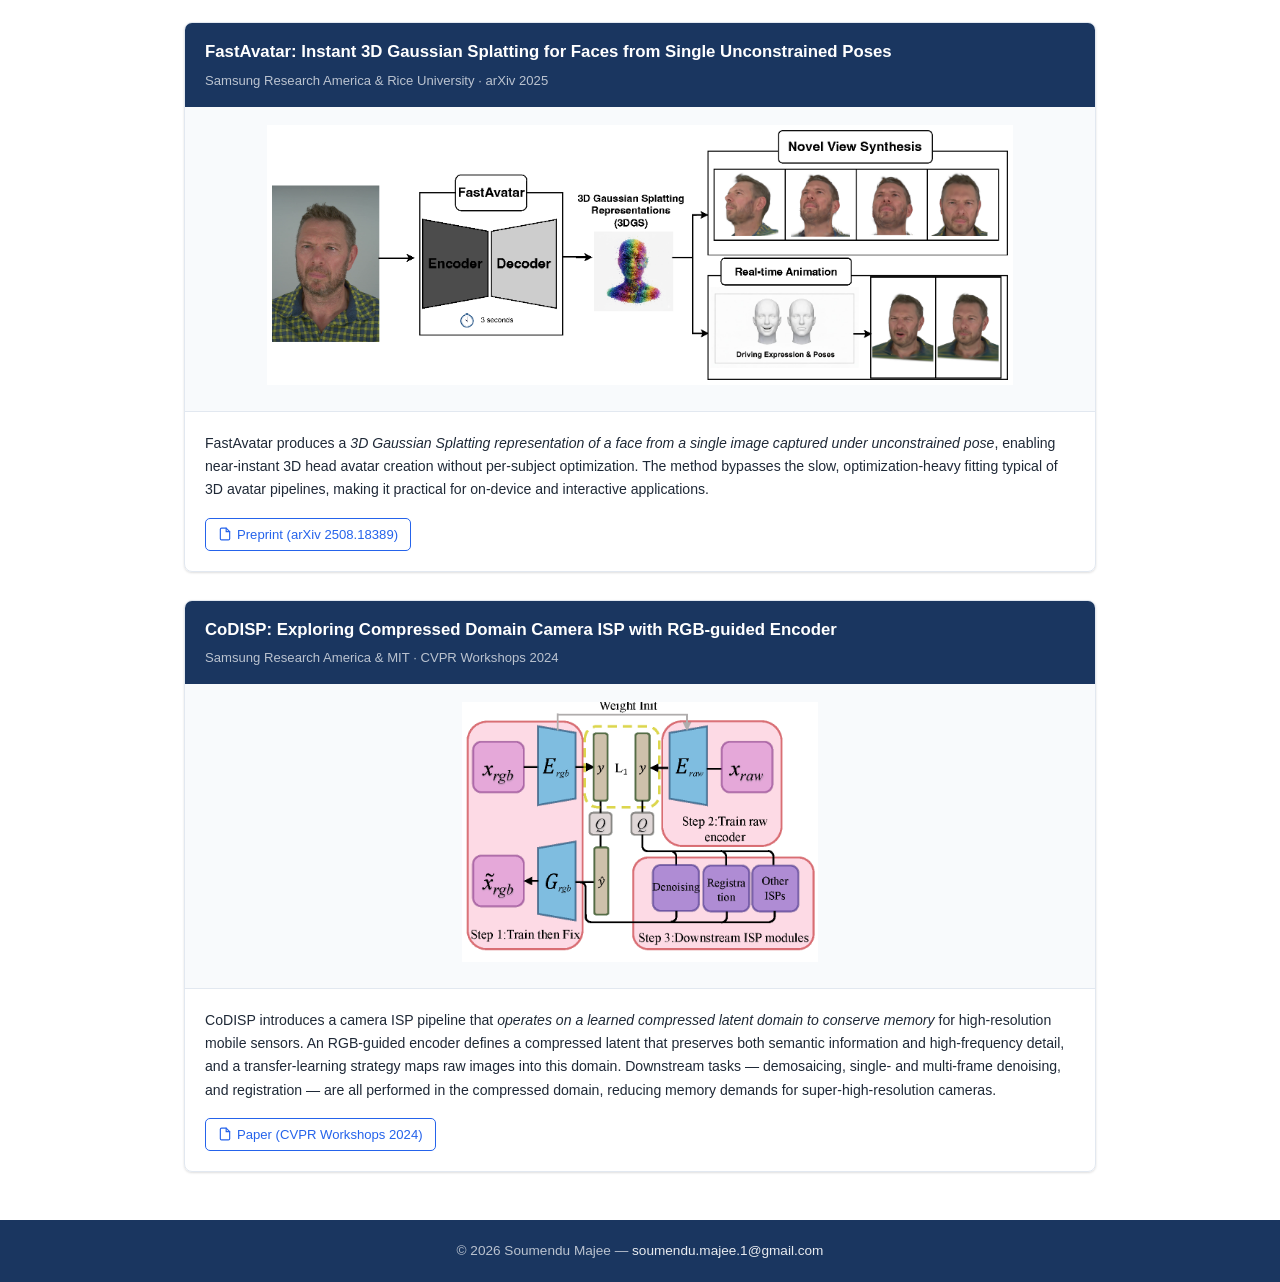
<file: samsung-research.html>
<!DOCTYPE html>
<html lang="en">
<head>
  <meta charset="UTF-8">
  <meta name="viewport" content="width=device-width, initial-scale=1.0">
  <title>Industry Research &mdash; Soumendu Majee</title>
  <link rel="stylesheet" href="styles.css">
  <!-- GoatCounter analytics: shows visitor locations, pages, and referrers. Replace "smajee" if you registered a different site code at goatcounter.com -->
  <script data-goatcounter="https://smajee.goatcounter.com/count"
          async src="//gc.zgo.at/count.js"></script>
</head>
<body>

<nav>
  <div class="nav-inner">
    <a href="index.html" class="nav-brand">Soumendu Majee</a>
    <ul class="nav-links">
      <li><a href="index.html">Home</a></li>
      <li><a href="samsung-research.html" class="active">Industry Research</a></li>
      <li><a href="phd-research.html">PhD Research</a></li>
      <li><a href="open-source.html">Open-source Software</a></li>
    </ul>
  </div>
</nav>

<div class="page-content">

  <h1 class="section-title" style="font-size:1.8rem; margin-bottom: 8px;">Samsung Research America</h1>

  <p class="research-intro">
    At the MPI Lab, Samsung Research America, my work centers on <strong>AI-driven camera image signal processing (ISP) and computational photography</strong> for the Galaxy line of mobile devices. This includes multi-frame restoration, learned ISP, tone-mapping, and 3D imaging, often in collaboration with university partners.
  </p>

  <div class="disclaimer">
    <svg width="18" height="18" viewBox="0 0 24 24" fill="none" stroke="currentColor" stroke-width="2" stroke-linecap="round" stroke-linejoin="round"><circle cx="12" cy="12" r="10"/><line x1="12" y1="16" x2="12" y2="12"/><line x1="12" y1="8" x2="12.01" y2="8"/></svg>
    <span>
      Much of my work at Samsung is proprietary and tied to shipping products. The items below cover only the <strong>publicly published portions</strong> of this work &mdash; peer-reviewed papers and preprints. Internal, unpublished, and product-confidential work is not described here.
    </span>
  </div>

  <div class="research-cards">

    <!-- 1. DRIFT -->
    <div class="research-card">
      <div class="research-card-header">
        <h3>DRIFT: Deep Restoration, ISP Fusion, and Tone-mapping</h3>
        <p class="research-card-collab">Samsung Research America &middot; CVPR Workshops 2026: NTIRE (New Trends in Image Restoration and Enhancement)</p>
      </div>
      <div class="research-card-figure">
        <img src="figs/samsung/drift.png" alt="DRIFT pipeline overview: DRIFT-MFP deep restoration, ISP fusion, and DRIFT-TM tone-mapping stages">
      </div>
      <div class="research-card-content research-card-content--full">
        <div class="research-card-body">
          <p>
            DRIFT is an <em>efficient AI mobile camera pipeline that generates high-quality RGB images from hand-held raw captures</em>. A first-stage Multi-Frame Processing network, trained with an adversarial perceptual loss, performs multi-frame alignment, denoising, demosaicing, and super-resolution. Its output is then processed by a novel deep-learning tone-mapping stage (DRIFT-TM) that supports tone tunability, maintains tone-consistency with a reference pipeline, and runs efficiently on high-resolution images on-device.
          </p>
          <div class="paper-links">
            <a href="https://arxiv.org/abs/2604.03402" target="_blank" class="paper-link">
              <svg width="14" height="14" viewBox="0 0 24 24" fill="none" stroke="currentColor" stroke-width="2" stroke-linecap="round" stroke-linejoin="round"><path d="M14 2H6a2 2 0 0 0-2 2v16a2 2 0 0 0 2 2h12a2 2 0 0 0 2-2V8z"/><polyline points="14 2 14 8 20 8"/></svg>
              Paper (CVPR Workshops 2026)
            </a>
          </div>
        </div>
      </div>
    </div>

    <!-- 2. Splatshot -->
    <div class="research-card">
      <div class="research-card-header">
        <h3>Splatshot: 3D Face Avatar Generation from a Single Unconstrained Photo</h3>
        <p class="research-card-collab">Samsung Research America &amp; Rice University &middot; arXiv 2025</p>
      </div>
      <div class="research-card-figure">
        <img src="figs/samsung/splatshot.png" alt="Splatshot method overview: a matched base 3DGS model iteratively refined through a 3DGS-guided img2img diffusion process with per-step photometric feedback">
      </div>
      <div class="research-card-content research-card-content--full">
        <div class="research-card-body">
          <p>
            Splatshot is a <em>training-free framework for reconstructing a photorealistic 3D face avatar from a single unconstrained photo</em>. It integrates 3D Gaussian Splatting with a 2D diffusion prior during denoising: at each timestep it predicts a clean image from the noisy latent, refits the 3DGS model to that prediction, and backpropagates the photometric difference between the re-rendered and predicted images to guide sampling. This per-step 3D feedback loop steers generation toward outputs that are simultaneously 3D-coherent, identity-preserving, and photorealistic &mdash; combining the geometric consistency of explicit 3D representations with the realism of 2D diffusion.
          </p>
          <div class="paper-links">
            <a href="https://arxiv.org/pdf/2606.01493" target="_blank" class="paper-link">
              <svg width="14" height="14" viewBox="0 0 24 24" fill="none" stroke="currentColor" stroke-width="2" stroke-linecap="round" stroke-linejoin="round"><path d="M14 2H6a2 2 0 0 0-2 2v16a2 2 0 0 0 2 2h12a2 2 0 0 0 2-2V8z"/><polyline points="14 2 14 8 20 8"/></svg>
              Preprint (arXiv)
            </a>
          </div>
        </div>
      </div>
    </div>

    <!-- 3. FastAvatar -->
    <div class="research-card">
      <div class="research-card-header">
        <h3>FastAvatar: Instant 3D Gaussian Splatting for Faces from Single Unconstrained Poses</h3>
        <p class="research-card-collab">Samsung Research America &amp; Rice University &middot; arXiv 2025</p>
      </div>
      <div class="research-card-figure">
        <img src="figs/samsung/fastavatar.png" alt="FastAvatar framework: single image to 3D Gaussian Splatting representation enabling novel view synthesis and real-time animation">
      </div>
      <div class="research-card-content research-card-content--full">
        <div class="research-card-body">
          <p>
            FastAvatar produces a <em>3D Gaussian Splatting representation of a face from a single image captured under unconstrained pose</em>, enabling near-instant 3D head avatar creation without per-subject optimization. The method bypasses the slow, optimization-heavy fitting typical of 3D avatar pipelines, making it practical for on-device and interactive applications.
          </p>
          <div class="paper-links">
            <a href="https://arxiv.org/abs/2508.18389" target="_blank" class="paper-link">
              <svg width="14" height="14" viewBox="0 0 24 24" fill="none" stroke="currentColor" stroke-width="2" stroke-linecap="round" stroke-linejoin="round"><path d="M14 2H6a2 2 0 0 0-2 2v16a2 2 0 0 0 2 2h12a2 2 0 0 0 2-2V8z"/><polyline points="14 2 14 8 20 8"/></svg>
              Preprint (arXiv 2508.18389)
            </a>
          </div>
        </div>
      </div>
    </div>

    <!-- 4. CoDISP -->
    <div class="research-card">
      <div class="research-card-header">
        <h3>CoDISP: Exploring Compressed Domain Camera ISP with RGB-guided Encoder</h3>
        <p class="research-card-collab">Samsung Research America &amp; MIT &middot; CVPR Workshops 2024</p>
      </div>
      <div class="research-card-figure">
        <img src="figs/samsung/codisp.png" alt="CoDISP framework: three-step compressed-domain ISP with RGB encoder, raw encoder, and downstream ISP modules">
      </div>
      <div class="research-card-content research-card-content--full">
        <div class="research-card-body">
          <p>
            CoDISP introduces a camera ISP pipeline that <em>operates on a learned compressed latent domain to conserve memory</em> for high-resolution mobile sensors. An RGB-guided encoder defines a compressed latent that preserves both semantic information and high-frequency detail, and a transfer-learning strategy maps raw images into this domain. Downstream tasks &mdash; demosaicing, single- and multi-frame denoising, and registration &mdash; are all performed in the compressed domain, reducing memory demands for super-high-resolution cameras.
          </p>
          <div class="paper-links">
            <a href="https://openaccess.thecvf.com/content/CVPR2024W/MAI/papers/Zhang_CoDISP_Exploring_Compressed_Domain_Camera_ISP_with_RGB-guided_Encoder_CVPRW_2024_paper.pdf" target="_blank" class="paper-link">
              <svg width="14" height="14" viewBox="0 0 24 24" fill="none" stroke="currentColor" stroke-width="2" stroke-linecap="round" stroke-linejoin="round"><path d="M14 2H6a2 2 0 0 0-2 2v16a2 2 0 0 0 2 2h12a2 2 0 0 0 2-2V8z"/><polyline points="14 2 14 8 20 8"/></svg>
              Paper (CVPR Workshops 2024)
            </a>
          </div>
        </div>
      </div>
    </div>

  </div>
</div>

<footer>
  <p>&copy; 2026 Soumendu Majee &mdash; <a href="mailto:soumendu.majee.1@gmail.com">soumendu.majee.1@gmail.com</a></p>
</footer>

</body>
</html>
</file>
<file: styles.css>
* {
  box-sizing: border-box;
  margin: 0;
  padding: 0;
}

:root {
  --primary: #1a3660;
  --accent: #2563eb;
  --accent-light: #dbeafe;
  --text: #1f2937;
  --text-muted: #6b7280;
  --bg: #ffffff;
  --bg-alt: #f8fafc;
  --border: #e2e8f0;
  --shadow: 0 1px 3px rgba(0,0,0,0.08), 0 1px 2px rgba(0,0,0,0.06);
  --shadow-md: 0 4px 6px rgba(0,0,0,0.07), 0 2px 4px rgba(0,0,0,0.06);
  --radius: 8px;
}

body {
  font-family: -apple-system, BlinkMacSystemFont, 'Segoe UI', Roboto, 'Helvetica Neue', Arial, sans-serif;
  color: var(--text);
  background: var(--bg);
  line-height: 1.6;
  font-size: 16px;
  overflow-wrap: break-word;
  -webkit-text-size-adjust: 100%;
}

img {
  max-width: 100%;
}

a {
  color: var(--accent);
  text-decoration: none;
}

a:hover {
  text-decoration: underline;
}

/* ===== NAV ===== */
nav {
  background: var(--primary);
  position: sticky;
  top: 0;
  z-index: 100;
  box-shadow: 0 2px 4px rgba(0,0,0,0.15);
}

.nav-inner {
  max-width: 960px;
  margin: 0 auto;
  display: flex;
  align-items: center;
  padding: 0 24px;
}

.nav-brand {
  color: #fff;
  font-weight: 600;
  font-size: 1.05rem;
  padding: 16px 0;
  margin-right: auto;
  white-space: nowrap;
}

.nav-brand:hover {
  color: #fff;
  text-decoration: none;
  opacity: 0.9;
}

.nav-links {
  display: flex;
  list-style: none;
  gap: 0;
}

.nav-links a {
  color: rgba(255,255,255,0.85);
  display: block;
  padding: 16px 18px;
  font-size: 0.9rem;
  font-weight: 500;
  transition: background 0.15s, color 0.15s;
}

.nav-links a:hover,
.nav-links a.active {
  background: rgba(255,255,255,0.1);
  color: #fff;
  text-decoration: none;
}

/* ===== LAYOUT ===== */
.page-content {
  max-width: 960px;
  margin: 0 auto;
  padding: 28px 24px 48px;
}

/* ===== HOME PAGE ===== */
.hero {
  display: grid;
  grid-template-columns: 280px 1fr;
  gap: 28px;
  align-items: start;
  padding-bottom: 28px;
  border-bottom: 1px solid var(--border);
  margin-bottom: 28px;
}

.hero-photo img {
  width: 100%;
  border-radius: var(--radius);
  box-shadow: var(--shadow-md);
  display: block;
}

.hero-name {
  font-size: 2rem;
  font-weight: 700;
  color: var(--primary);
  line-height: 1.2;
  margin-bottom: 6px;
}

.hero-title {
  font-size: 1.05rem;
  color: var(--text-muted);
  margin-bottom: 10px;
}

.hero-bio {
  color: var(--text);
  margin-bottom: 12px;
  line-height: 1.75;
}

.hero-interests {
  font-size: 0.9rem;
  color: var(--text-muted);
  font-style: italic;
  margin-bottom: 14px;
}

/* ===== CONTACT LINKS ===== */
.contact-links {
  display: flex;
  flex-wrap: wrap;
  gap: 10px;
  margin-bottom: 16px;
}

.contact-link {
  display: inline-flex;
  align-items: center;
  gap: 7px;
  padding: 7px 14px;
  border: 1.5px solid;
  border-radius: 6px;
  font-size: 0.875rem;
  font-weight: 500;
  transition: filter 0.15s, transform 0.12s;
  text-decoration: none;
}

.contact-link:hover {
  filter: brightness(0.88);
  transform: translateY(-1px);
  text-decoration: none;
}

/* Email — Gmail red */
.contact-link--email {
  color: #c0392b;
  border-color: #e74c3c;
  background: #fff5f5;
}

/* LinkedIn blue */
.contact-link--linkedin {
  color: #0a66c2;
  border-color: #0a66c2;
  background: #f0f7ff;
}

/* Google Scholar blue */
.contact-link--scholar {
  color: #1a73e8;
  border-color: #4285f4;
  background: #f0f4ff;
}

/* GitHub charcoal */
.contact-link--github {
  color: #24292f;
  border-color: #57606a;
  background: #f6f8fa;
}

/* CV — teal green */
.contact-link--cv {
  color: #0f766e;
  border-color: #14b8a6;
  background: #f0fdfb;
}

.contact-link img {
  width: 18px;
  height: 18px;
  object-fit: contain;
}

/* ===== AFFILIATIONS ===== */
.affil-grid {
  display: flex;
  flex-wrap: wrap;
  gap: 8px;
  margin-top: 16px;
}

.affil-tag {
  background: var(--bg-alt);
  border: 1px solid var(--border);
  border-radius: 20px;
  padding: 4px 13px;
  font-size: 0.83rem;
  color: var(--text);
}

.affil-tag--current {
  background: #f0f7ff;
  border-color: #0a66c2;
  color: #0a66c2;
  font-weight: 600;
  display: inline-flex;
  align-items: center;
  gap: 6px;
}

.affil-now {
  font-size: 0.68rem;
  font-weight: 700;
  letter-spacing: 0.07em;
  text-transform: uppercase;
  color: #fff;
  background: #0a66c2;
  border-radius: 3px;
  padding: 1px 5px;
}

/* ===== SECTION HEADERS ===== */
.section-title {
  font-size: 1.35rem;
  font-weight: 700;
  color: var(--primary);
  margin-bottom: 20px;
  padding-bottom: 10px;
  border-bottom: 2px solid var(--accent-light);
}

section {
  margin-bottom: 28px;
}

/* ===== NEWS ===== */
.news-list {
  list-style: none;
  display: flex;
  flex-direction: column;
  gap: 14px;
}

.news-item {
  display: grid;
  grid-template-columns: 60px 1fr;
  gap: 16px;
  align-items: start;
}

.news-year {
  font-weight: 700;
  color: var(--accent);
  font-size: 0.95rem;
  padding-top: 2px;
}

.news-text {
  color: var(--text);
  line-height: 1.6;
}

.news-text a {
  font-size: 0.875rem;
}

/* ===== RESEARCH CARDS ===== */
.research-intro {
  margin-bottom: 36px;
  line-height: 1.75;
  color: var(--text);
}

.disclaimer {
  display: flex;
  gap: 12px;
  align-items: flex-start;
  background: var(--accent-light);
  border: 1px solid #bfdbfe;
  border-left: 4px solid var(--accent);
  border-radius: var(--radius);
  padding: 14px 18px;
  margin-bottom: 28px;
  font-size: 0.88rem;
  line-height: 1.6;
  color: var(--text);
}

.disclaimer svg {
  flex-shrink: 0;
  margin-top: 2px;
  color: var(--accent);
}

.research-cards {
  display: flex;
  flex-direction: column;
  gap: 28px;
}

.research-card {
  border: 1px solid var(--border);
  border-radius: var(--radius);
  overflow: hidden;
  box-shadow: var(--shadow);
}

.research-card-header {
  background: var(--primary);
  padding: 16px 20px;
}

.research-card-header h3 {
  color: #fff;
  font-size: 1.05rem;
  font-weight: 600;
}

.research-card-collab {
  color: rgba(255,255,255,0.7);
  font-size: 0.82rem;
  margin-top: 4px;
}

.research-card-content {
  display: grid;
  grid-template-columns: 2fr 3fr;
}

.research-card-content--full {
  grid-template-columns: 1fr;
}

.research-card-figure {
  background: var(--bg-alt);
  border-bottom: 1px solid var(--border);
  padding: 18px 20px;
  text-align: center;
}

.research-card-figure img {
  max-width: 100%;
  max-height: 260px;
  object-fit: contain;
  display: inline-block;
}

.research-card-body {
  padding: 20px;
}

.research-card-body p {
  color: var(--text);
  font-size: 0.88rem;
  line-height: 1.65;
  margin-bottom: 16px;
}

.research-card-image {
  border-left: 1px solid var(--border);
  background: var(--bg-alt);
  display: flex;
  align-items: center;
  justify-content: center;
  padding: 16px;
}

.research-card-image img {
  width: 100%;
  height: 100%;
  object-fit: contain;
  display: block;
}

.research-card-image--pair {
  flex-direction: column;
  gap: 10px;
}

.research-card-image--pair img {
  height: auto;
}

.research-card-results {
  border-top: 1px solid var(--border);
  padding: 16px 20px 20px;
  background: var(--bg-alt);
}

.research-card-results-label {
  font-size: 0.78rem;
  font-weight: 600;
  text-transform: uppercase;
  letter-spacing: 0.05em;
  color: var(--text-muted);
  margin-bottom: 14px;
}

.research-card-results-images {
  display: flex;
  flex-wrap: wrap;
  gap: 20px;
  align-items: flex-start;
}

.research-card-results-figure {
  display: flex;
  flex-direction: column;
  gap: 8px;
  flex: 1 1 300px;
}

.research-card-results-figure img {
  width: 100%;
  max-height: 320px;
  object-fit: contain;
  border-radius: 4px;
  border: 1px solid var(--border);
  background: #fff;
}

.research-card-results-figure figcaption {
  font-size: 0.82rem;
  color: var(--text-muted);
  line-height: 1.5;
  min-height: 2.5em;
}

.research-card-results-images + .research-card-results-images {
  margin-top: 20px;
}

.results-row-three {
  flex-wrap: nowrap;
}

.results-row-three .research-card-results-figure {
  flex: 1 1 0;
  min-width: 0;
}

.fig-crop {
  /* Crop amount per side, as a fraction (0–1). Defined in one place. */
  --crop-top: 0;
  --crop-bottom: 0;
  --crop-left: 0.15;
  --crop-right: 0.15;
  overflow: hidden;
  border-radius: 4px;
  border: 1px solid var(--border);
  background: #fff;
}

.fig-crop img {
  display: block;
  height: auto;
  max-height: none;
  max-width: none;
  object-fit: fill;
  width: calc(100% / (1 - var(--crop-left) - var(--crop-right)));
  margin-left: calc(-100% * var(--crop-left) / (1 - var(--crop-left) - var(--crop-right)));
  margin-top: calc(-100% * var(--crop-top) / (1 - var(--crop-top) - var(--crop-bottom)));
  margin-bottom: calc(-100% * var(--crop-bottom) / (1 - var(--crop-top) - var(--crop-bottom)));
  border: none !important;
  border-radius: 0 !important;
}

.fig-caption-center {
  text-align: center;
  min-height: unset;
}

.fig-labels-row {
  display: flex;
  min-height: unset;
}

.fig-labels-row span {
  flex: 1;
  text-align: center;
  font-size: 0.82rem;
  color: var(--text-muted);
}

.paper-links {
  display: flex;
  flex-wrap: wrap;
  gap: 8px;
}

.paper-link {
  display: inline-flex;
  align-items: center;
  gap: 5px;
  padding: 5px 12px;
  border-radius: 5px;
  font-size: 0.82rem;
  font-weight: 500;
  border: 1px solid var(--accent);
  color: var(--accent);
  transition: background 0.15s, color 0.15s;
}

.paper-link:hover {
  background: var(--accent);
  color: #fff;
  text-decoration: none;
}

/* ===== FOOTER ===== */
footer {
  background: var(--primary);
  color: rgba(255,255,255,0.7);
  text-align: center;
  padding: 20px 24px;
  font-size: 0.85rem;
}

footer a {
  color: rgba(255,255,255,0.9);
}

/* ===== RESPONSIVE ===== */
@media (max-width: 680px) {
  /* Nav: stack brand over wrapped, centered links */
  .nav-inner {
    flex-wrap: wrap;
    padding: 0 16px;
  }

  .nav-brand {
    width: 100%;
    margin-right: 0;
    text-align: center;
    font-size: 1rem;
    padding: 12px 0 8px;
  }

  .nav-links {
    width: 100%;
    flex-wrap: wrap;
    justify-content: center;
  }

  .nav-links a {
    padding: 10px 12px;
    font-size: 0.85rem;
  }

  .page-content {
    padding: 24px 16px 40px;
  }

  .hero {
    grid-template-columns: 1fr;
    gap: 20px;
  }

  .hero-photo {
    text-align: center;
  }

  .hero-photo img {
    width: 220px;
    margin: 0 auto;
  }

  .hero-name {
    font-size: 1.7rem;
  }

  .news-item {
    grid-template-columns: 50px 1fr;
    gap: 10px;
  }

  .research-card-content {
    grid-template-columns: 1fr;
  }

  .research-card-image {
    border-left: none;
    border-top: 1px solid var(--border);
  }

  .research-card-image img {
    max-height: 320px;
  }

  /* Result figure labels can get cramped; let them wrap */
  .fig-labels-row span {
    font-size: 0.72rem;
  }
}

@media (max-width: 400px) {
  .nav-links a {
    padding: 9px 9px;
    font-size: 0.8rem;
  }

  .hero-name {
    font-size: 1.5rem;
  }

  .contact-link,
  .paper-link {
    font-size: 0.8rem;
  }
}
</file>
